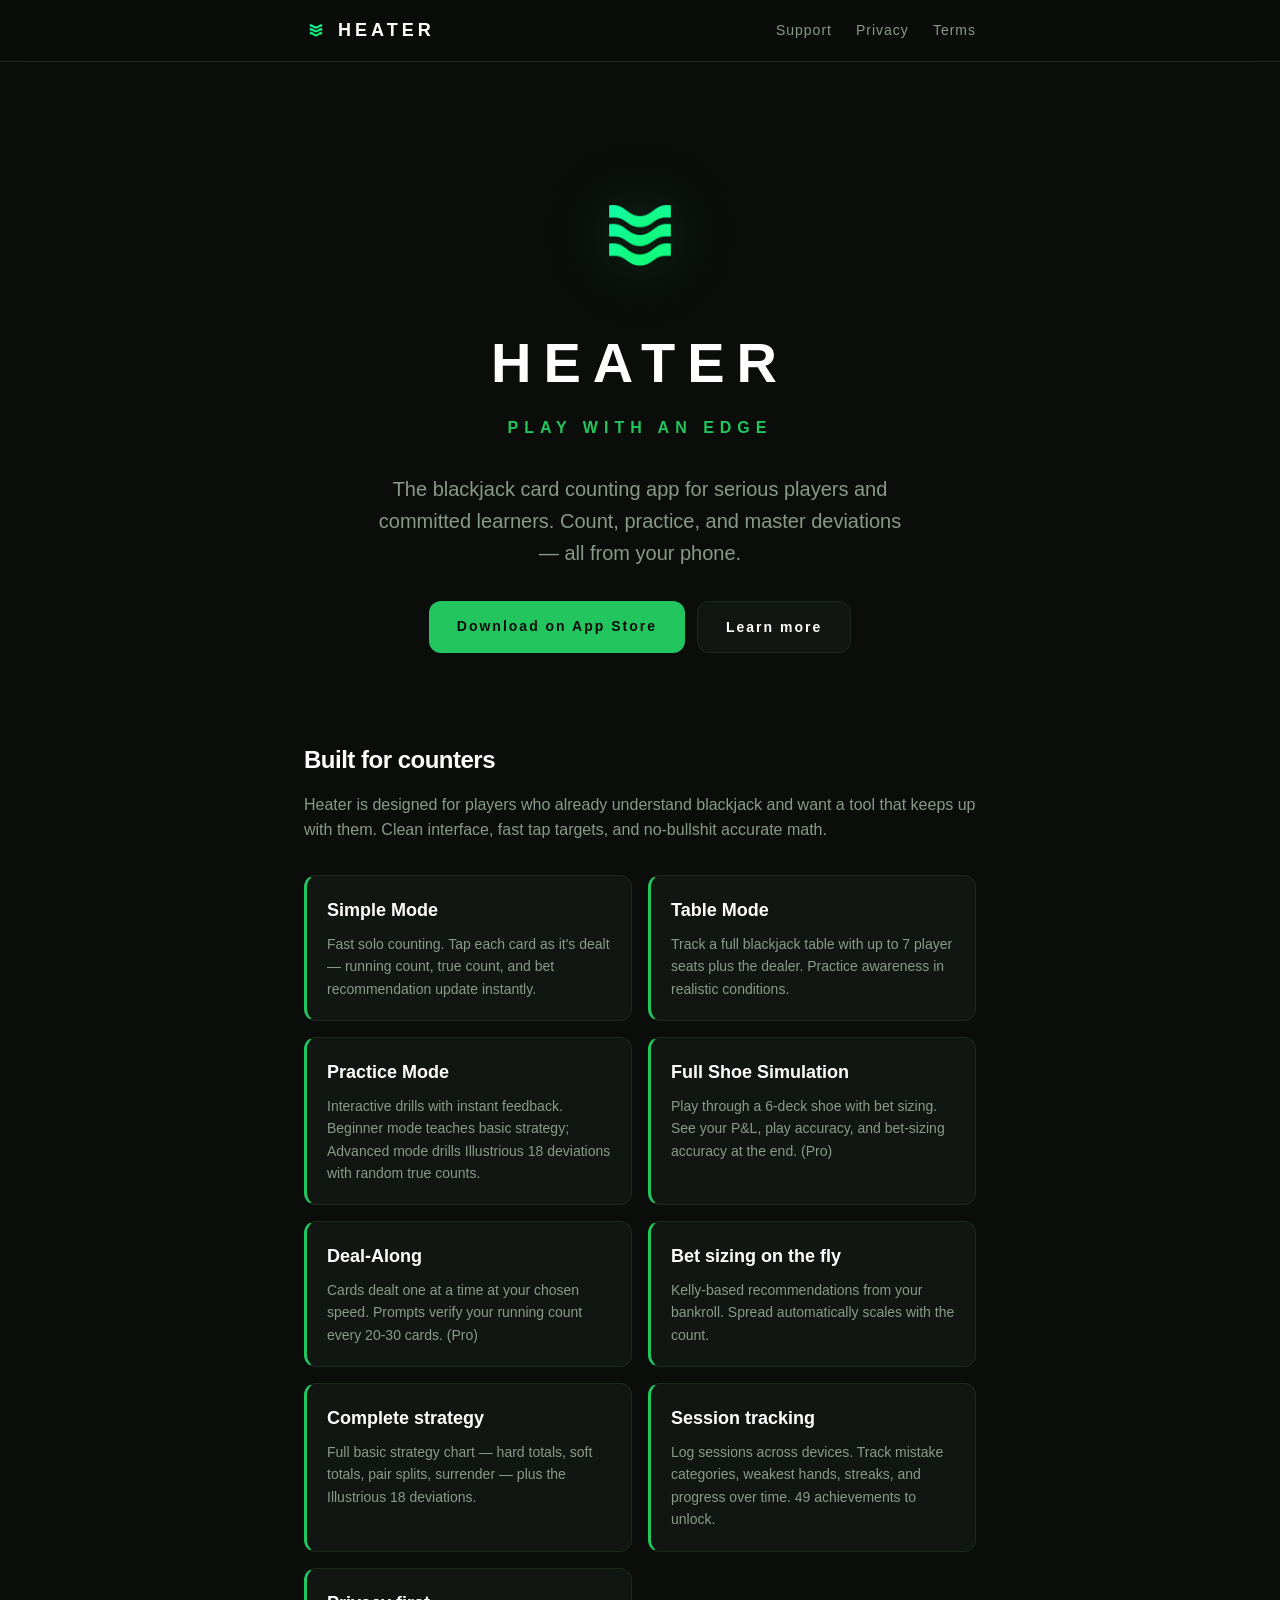
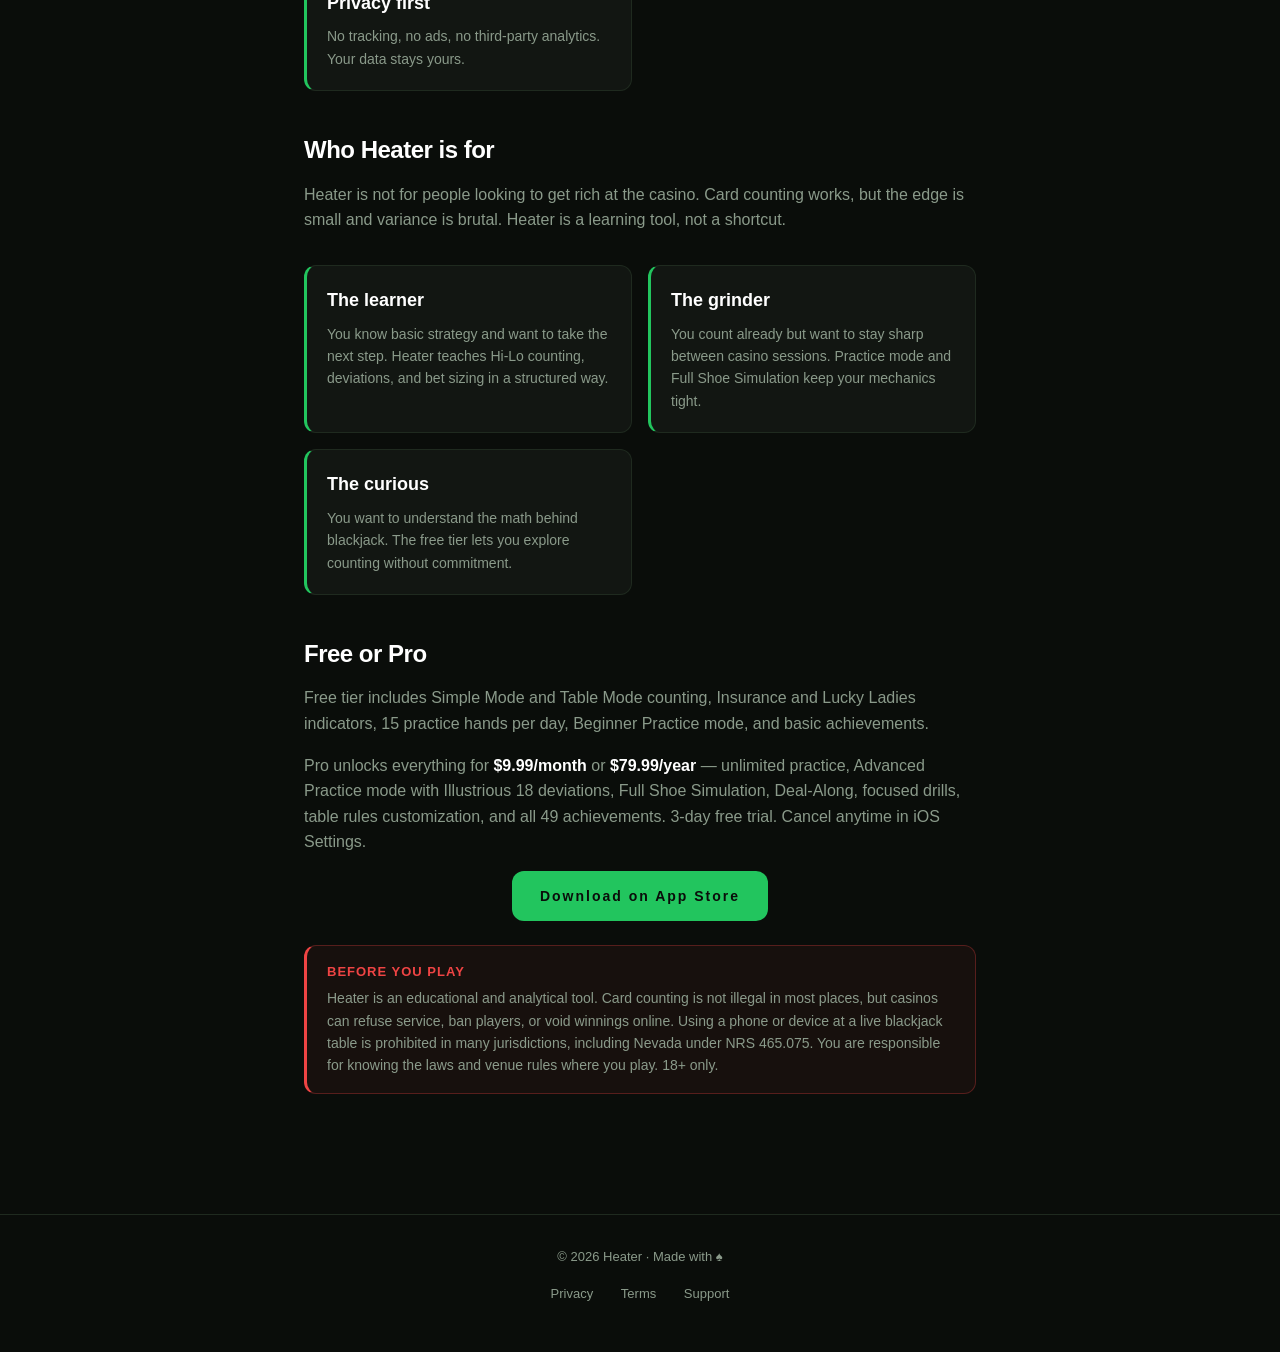
<file: index.html>
<!DOCTYPE html>
<html lang="en">
<head>
  <meta charset="UTF-8" />
  <meta name="viewport" content="width=device-width, initial-scale=1.0" />
  <meta name="description" content="Heater — a blackjack card counting app for iOS. Count, practice, and play with an edge." />
  <meta name="theme-color" content="#0a0d0a" />

  <!-- Open Graph / social preview -->
  <meta property="og:title" content="Heater — Play with an edge" />
  <meta property="og:description" content="A blackjack card counting app for serious players and committed learners." />
  <meta property="og:image" content="https://heatercounter.com/assets/logo.png" />
  <meta property="og:url" content="https://heatercounter.com" />
  <meta property="og:type" content="website" />
  <meta name="twitter:card" content="summary" />

  <!-- Favicon -->
  <link rel="icon" type="image/png" href="/assets/favicon.png" />
  <link rel="apple-touch-icon" href="/assets/logo.png" />

  <title>Heater — Play with an edge</title>
  <link rel="stylesheet" href="styles.css" />
</head>
<body>
  <nav>
    <div class="container">
      <a href="/" class="brand">
        <img src="/assets/logo.png" alt="" class="logo-mark" />
        <span>HEATER</span>
      </a>
      <div class="links">
        <a href="/support">Support</a>
        <a href="/privacy">Privacy</a>
        <a href="/terms">Terms</a>
      </div>
    </div>
  </nav>

  <main>
    <section class="hero">
      <img src="/assets/logo.png" alt="Heater" class="logo-hero" />
      <div class="brand-mark">HEATER</div>
      <div class="tagline">PLAY WITH AN EDGE</div>
      <p class="lead">
        The blackjack card counting app for serious players and committed learners. Count, practice, and master deviations — all from your phone.
      </p>
      <div class="btn-row">
        <a class="btn btn-primary" href="https://apps.apple.com/us/app/heater-counter/id6764626843">Download on App Store</a>
        <a class="btn btn-secondary" href="#features">Learn more</a>
      </div>
    </section>

    <section id="features">
      <h2>Built for counters</h2>
      <p>
        Heater is designed for players who already understand blackjack and want a tool that keeps up with them. Clean interface, fast tap targets, and no-bullshit accurate math.
      </p>

      <div class="features">
        <div class="feature">
          <h3>Simple Mode</h3>
          <p>Fast solo counting. Tap each card as it's dealt — running count, true count, and bet recommendation update instantly.</p>
        </div>
        <div class="feature">
          <h3>Table Mode</h3>
          <p>Track a full blackjack table with up to 7 player seats plus the dealer. Practice awareness in realistic conditions.</p>
        </div>
        <div class="feature">
          <h3>Practice Mode</h3>
          <p>Interactive drills with instant feedback. Beginner mode teaches basic strategy; Advanced mode drills Illustrious 18 deviations with random true counts.</p>
        </div>
        <div class="feature">
          <h3>Full Shoe Simulation</h3>
          <p>Play through a 6-deck shoe with bet sizing. See your P&amp;L, play accuracy, and bet-sizing accuracy at the end. (Pro)</p>
        </div>
        <div class="feature">
          <h3>Deal-Along</h3>
          <p>Cards dealt one at a time at your chosen speed. Prompts verify your running count every 20-30 cards. (Pro)</p>
        </div>
        <div class="feature">
          <h3>Bet sizing on the fly</h3>
          <p>Kelly-based recommendations from your bankroll. Spread automatically scales with the count.</p>
        </div>
        <div class="feature">
          <h3>Complete strategy</h3>
          <p>Full basic strategy chart — hard totals, soft totals, pair splits, surrender — plus the Illustrious 18 deviations.</p>
        </div>
        <div class="feature">
          <h3>Session tracking</h3>
          <p>Log sessions across devices. Track mistake categories, weakest hands, streaks, and progress over time. 49 achievements to unlock.</p>
        </div>
        <div class="feature">
          <h3>Privacy first</h3>
          <p>No tracking, no ads, no third-party analytics. Your data stays yours.</p>
        </div>
      </div>
    </section>

    <section>
      <h2>Who Heater is for</h2>
      <p>
        Heater is not for people looking to get rich at the casino. Card counting works, but the edge is small and variance is brutal. Heater is a learning tool, not a shortcut.
      </p>

      <div class="features">
        <div class="feature">
          <h3>The learner</h3>
          <p>You know basic strategy and want to take the next step. Heater teaches Hi-Lo counting, deviations, and bet sizing in a structured way.</p>
        </div>
        <div class="feature">
          <h3>The grinder</h3>
          <p>You count already but want to stay sharp between casino sessions. Practice mode and Full Shoe Simulation keep your mechanics tight.</p>
        </div>
        <div class="feature">
          <h3>The curious</h3>
          <p>You want to understand the math behind blackjack. The free tier lets you explore counting without commitment.</p>
        </div>
      </div>
    </section>

    <section>
      <h2>Free or Pro</h2>
      <p>
        Free tier includes Simple Mode and Table Mode counting, Insurance and Lucky Ladies indicators, 15 practice hands per day, Beginner Practice mode, and basic achievements.
      </p>
      <p>
        Pro unlocks everything for <strong>$9.99/month</strong> or <strong>$79.99/year</strong> — unlimited practice, Advanced Practice mode with Illustrious 18 deviations, Full Shoe Simulation, Deal-Along, focused drills, table rules customization, and all 49 achievements. 3-day free trial. Cancel anytime in iOS Settings.
      </p>

      <div class="btn-row">
        <a class="btn btn-primary" href="https://apps.apple.com/us/app/heater-counter/id6764626843">Download on App Store</a>
      </div>

      <div class="warning">
        <strong>BEFORE YOU PLAY</strong>
        <p>
          Heater is an educational and analytical tool. Card counting is not illegal in most places, but casinos can refuse service, ban players, or void winnings online. Using a phone or device at a live blackjack table is prohibited in many jurisdictions, including Nevada under NRS 465.075. You are responsible for knowing the laws and venue rules where you play. 18+ only.
        </p>
      </div>
    </section>
  </main>

  <footer>
    <div class="container">
      <p>&copy; 2026 Heater · Made with ♠</p>
      <p style="margin-top: 8px;">
        <a href="/privacy">Privacy</a>
        <a href="/terms">Terms</a>
        <a href="/support">Support</a>
      </p>
    </div>
  </footer>
</body>
</html>
</file>
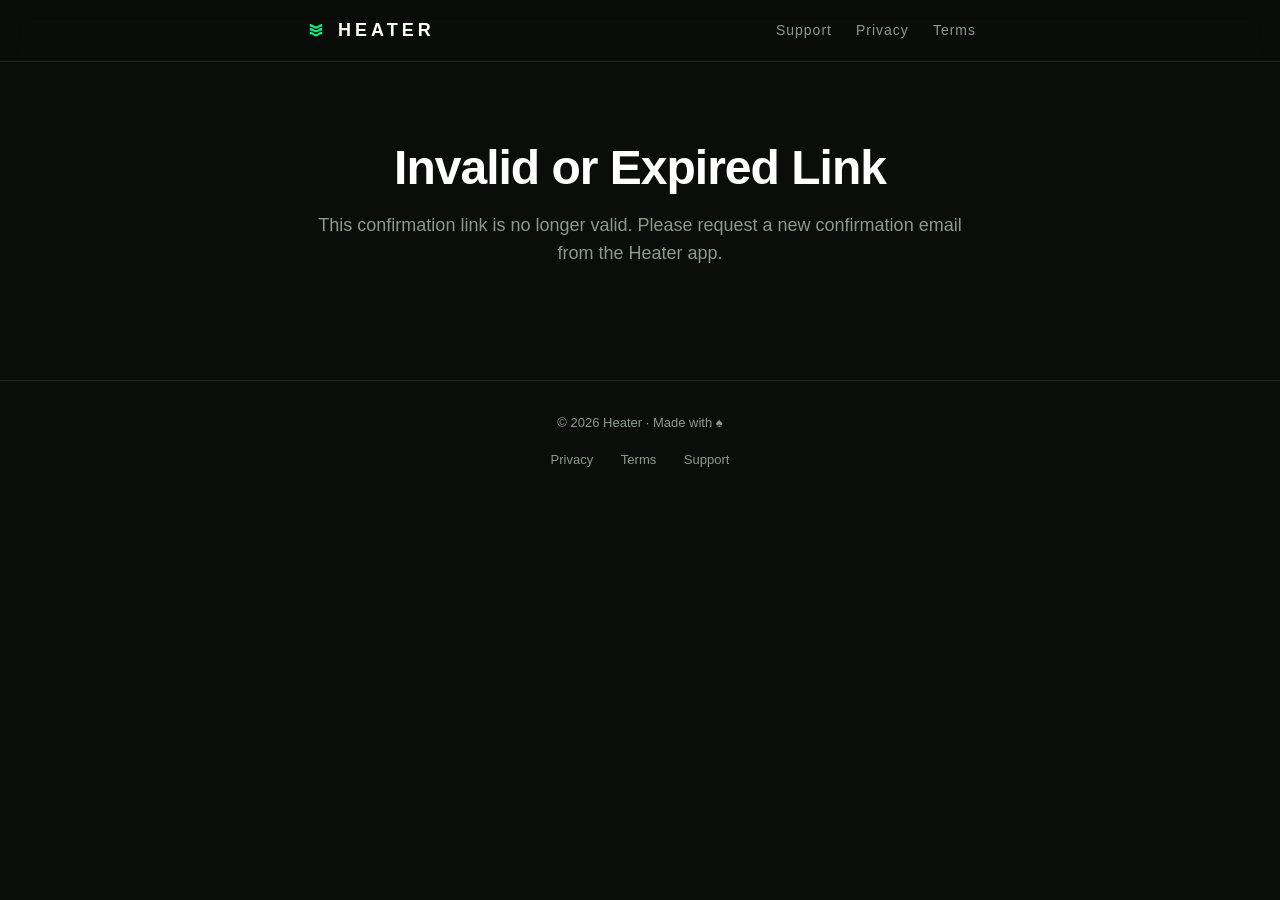
<file: confirm.html>
<!DOCTYPE html>
<html lang="en">
<head>
  <meta charset="UTF-8" />
  <meta name="viewport" content="width=device-width, initial-scale=1.0" />
  <link rel="icon" type="image/png" href="/assets/favicon.png" />
  <link rel="apple-touch-icon" href="/assets/logo.png" />
  <title>Email Confirmed — Heater</title>
  <meta name="description" content="Your Heater account has been confirmed." />
  <meta property="og:title" content="Email Confirmed — Heater" />
  <meta property="og:description" content="Your Heater account has been confirmed." />
  <link rel="stylesheet" href="styles.css" />
</head>
<body>
  <nav>
    <div class="container">
      <a href="/" class="brand">
        <img src="/assets/logo.png" alt="" class="logo-mark" />
        <span>HEATER</span>
      </a>
      <div class="links">
        <a href="/support">Support</a>
        <a href="/privacy">Privacy</a>
        <a href="/terms">Terms</a>
      </div>
    </div>
  </nav>

  <main>
    <div id="confirm-success" style="display: none; text-align: center; padding-top: 32px;">
      <img src="/assets/logo.png" alt="Heater" style="width: 96px; height: 96px; object-fit: contain; margin: 0 auto 24px; display: block; filter: drop-shadow(0 0 30px rgba(34, 197, 94, 0.25));" />
      <h1>Email Confirmed</h1>
      <p style="font-size: 18px; margin-bottom: 24px;">Your account is active. Open the Heater app to start counting.</p>
      <p style="color: var(--text-muted);">You can close this tab.</p>
    </div>

    <div id="confirm-error" style="display: none; text-align: center; padding-top: 32px;">
      <h1>Invalid or Expired Link</h1>
      <p style="font-size: 18px;">This confirmation link is no longer valid. Please request a new confirmation email from the Heater app.</p>
    </div>
  </main>

  <footer>
    <div class="container">
      <p>&copy; 2026 Heater · Made with ♠</p>
      <p style="margin-top: 8px;">
        <a href="/privacy">Privacy</a>
        <a href="/terms">Terms</a>
        <a href="/support">Support</a>
      </p>
    </div>
  </footer>

  <script>
    (function () {
      var hash = window.location.hash.substring(1);
      var params = new URLSearchParams(hash);
      var hasTokens = params.has('access_token');

      if (hasTokens) {
        document.getElementById('confirm-success').style.display = 'block';
      } else {
        document.getElementById('confirm-error').style.display = 'block';
      }
    })();
  </script>
</body>
</html>
</file>
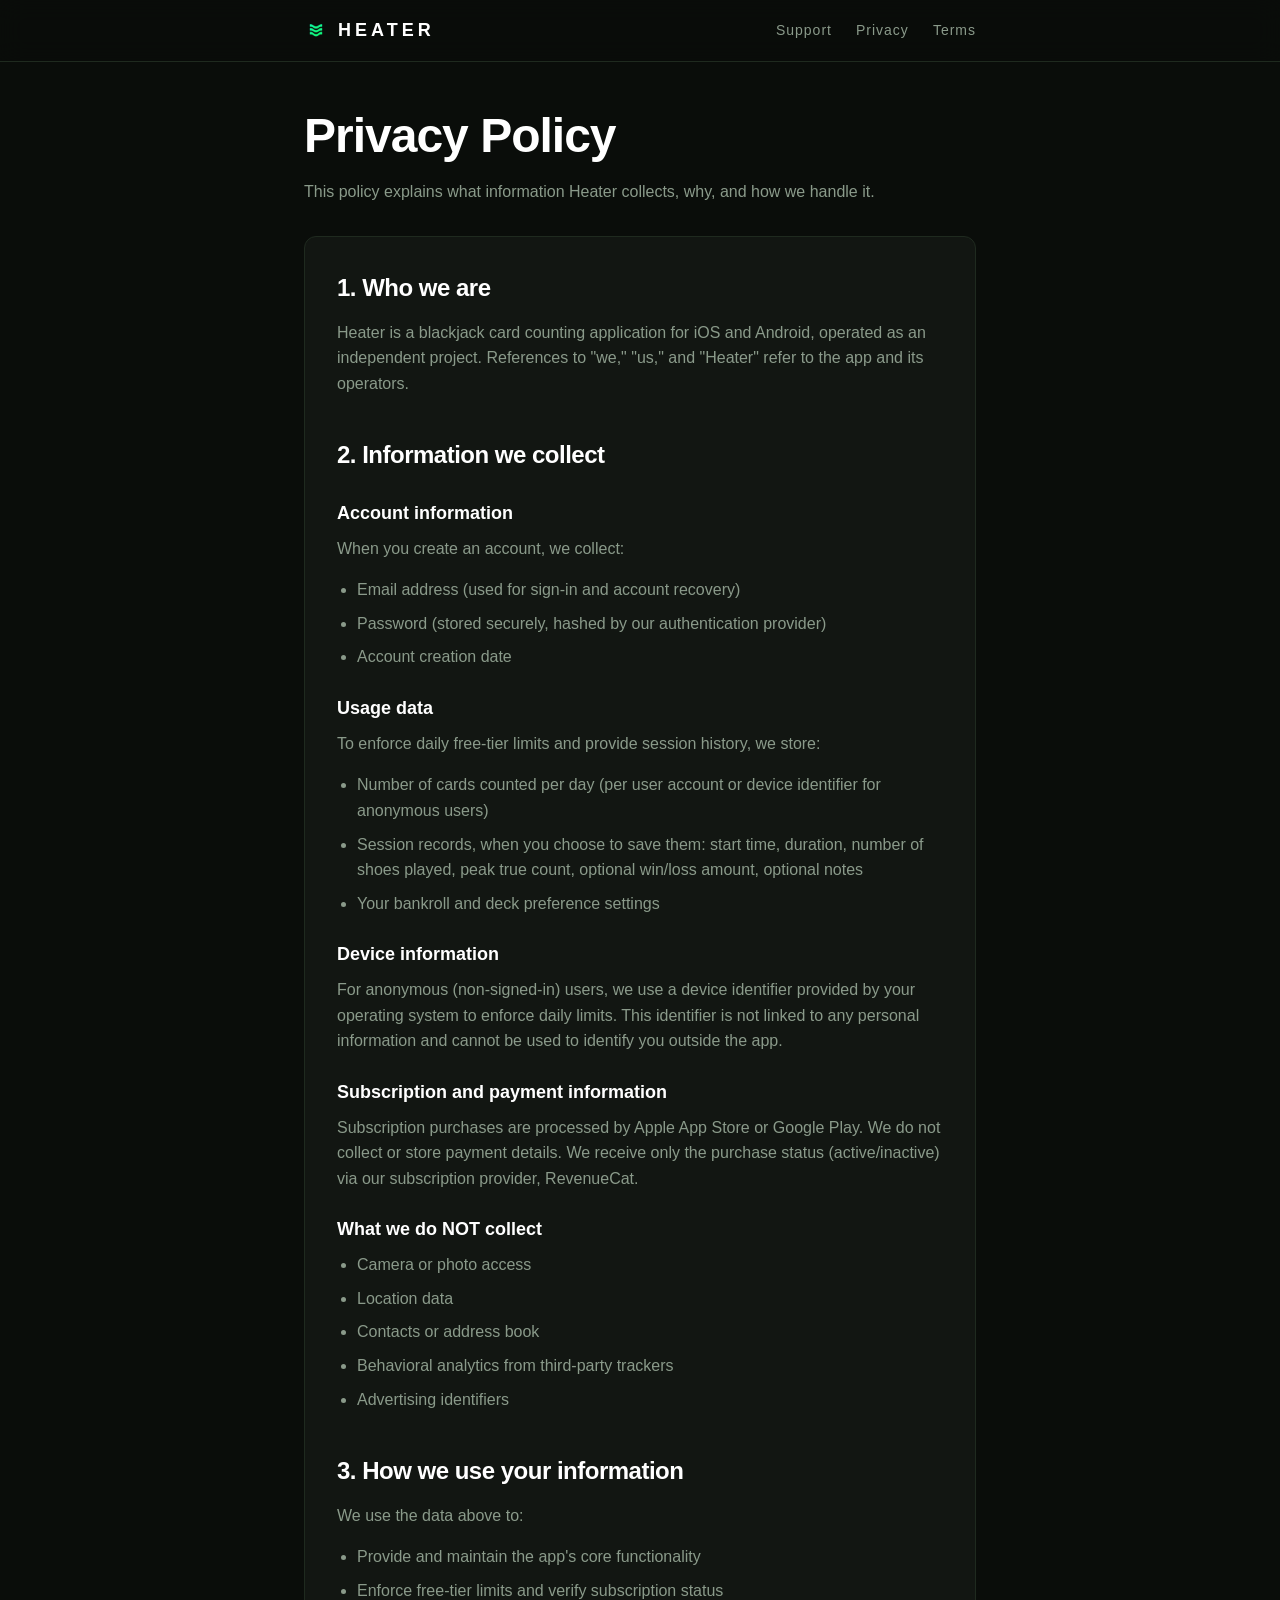
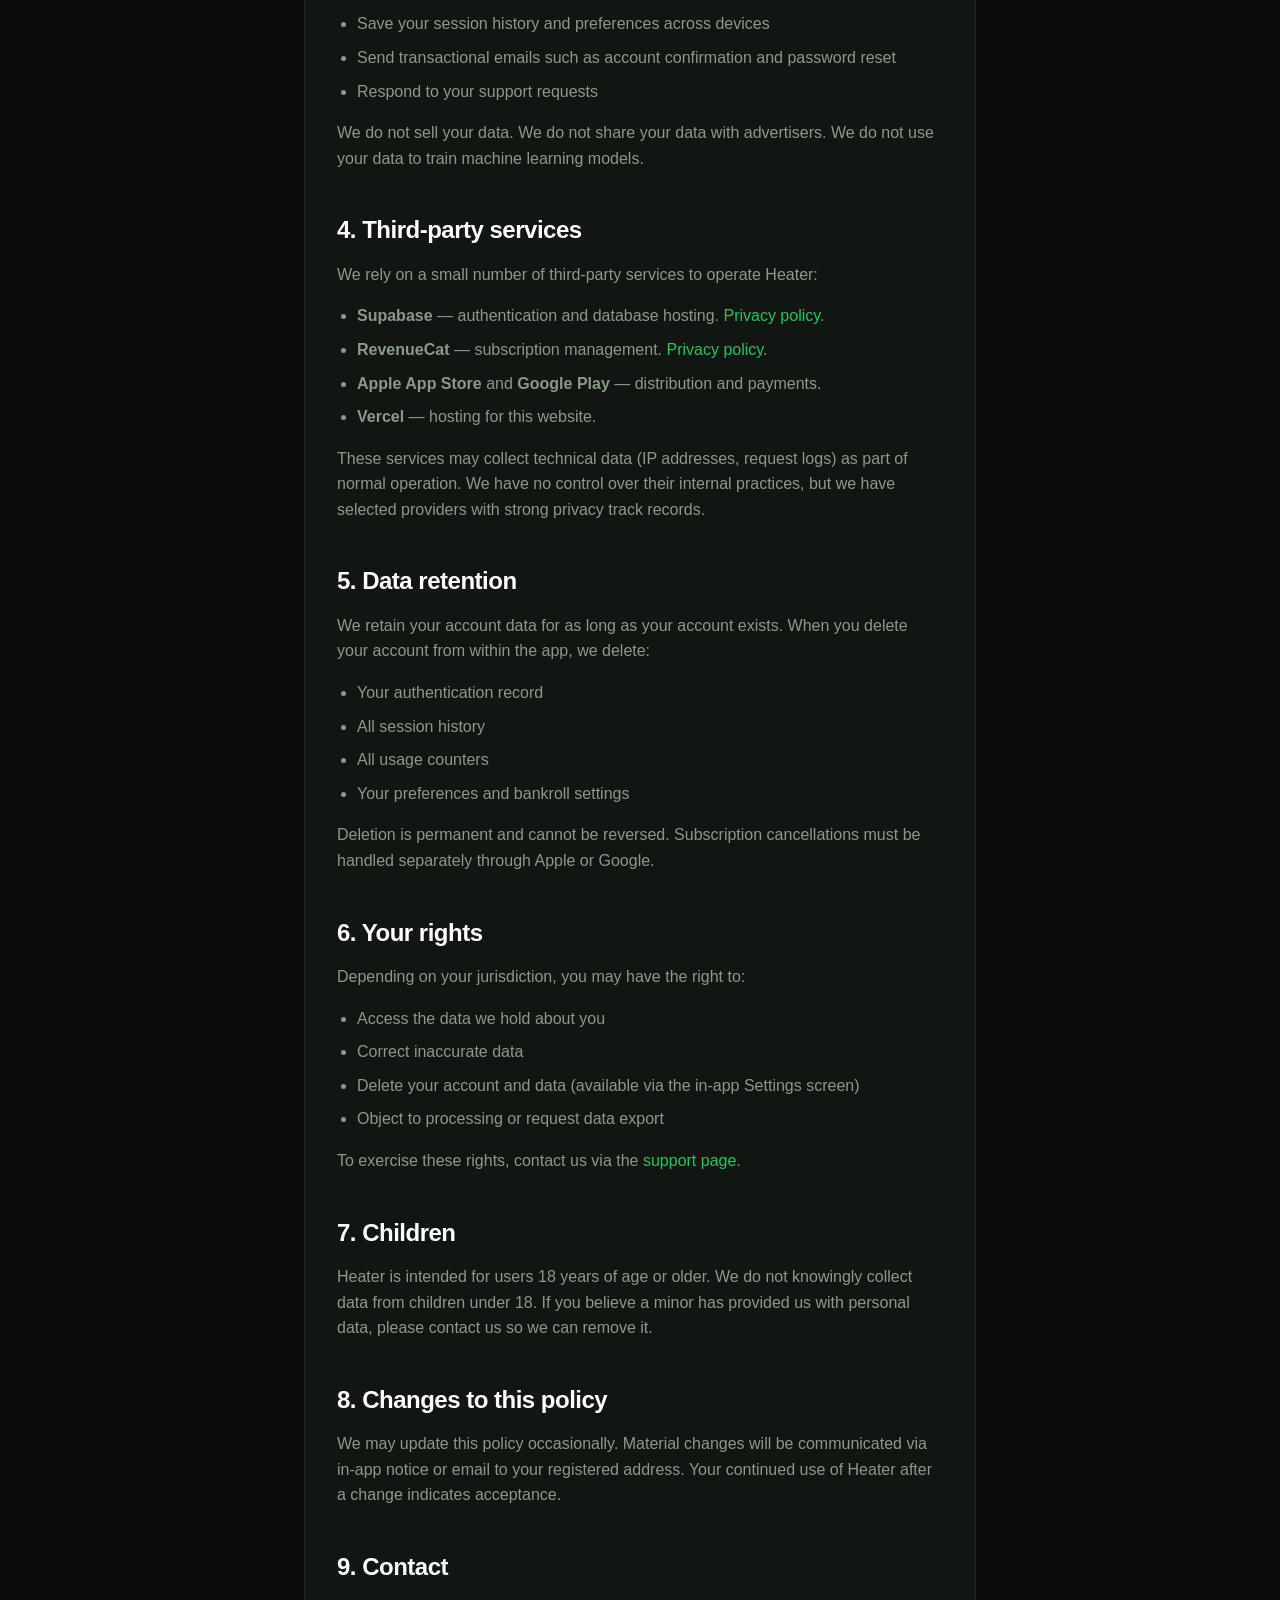
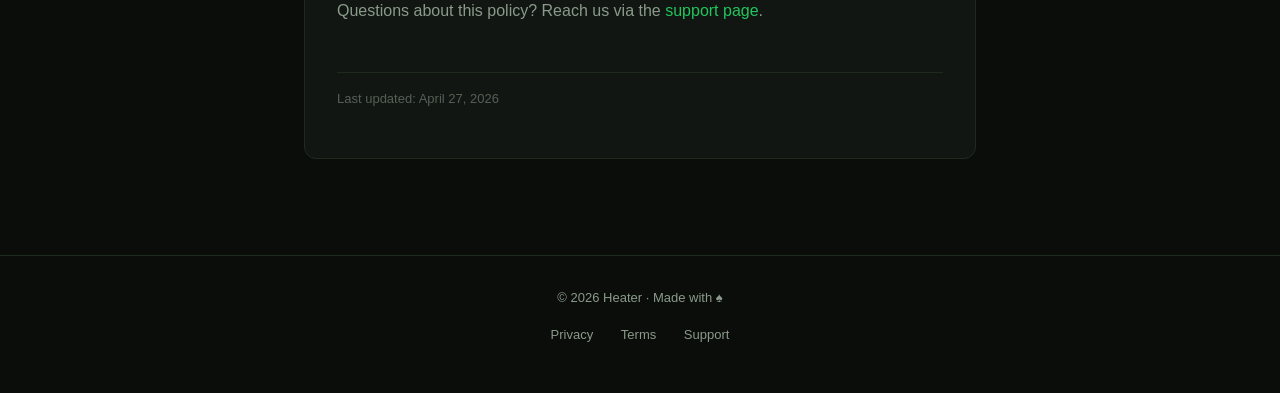
<file: privacy.html>
<!DOCTYPE html>
<html lang="en">
<head>
  <meta charset="UTF-8" />
  <meta name="viewport" content="width=device-width, initial-scale=1.0" />
  <link rel="icon" type="image/png" href="/assets/favicon.png" />
  <link rel="apple-touch-icon" href="/assets/logo.png" />
  <title>Privacy Policy — Heater</title>
  <link rel="stylesheet" href="styles.css" />
</head>
<body>
  <nav>
    <div class="container">
      <a href="/" class="brand">
        <img src="/assets/logo.png" alt="" class="logo-mark" />
        <span>HEATER</span>
      </a>
      <div class="links">
        <a href="/support">Support</a>
        <a href="/privacy">Privacy</a>
        <a href="/terms">Terms</a>
      </div>
    </div>
  </nav>

  <main>
    <h1>Privacy Policy</h1>
    <p style="margin-bottom: 32px;">This policy explains what information Heater collects, why, and how we handle it.</p>

    <div class="legal-content">
      <h2>1. Who we are</h2>
      <p>
        Heater is a blackjack card counting application for iOS and Android, operated as an independent project. References to "we," "us," and "Heater" refer to the app and its operators.
      </p>

      <h2>2. Information we collect</h2>

      <h3>Account information</h3>
      <p>
        When you create an account, we collect:
      </p>
      <ul>
        <li>Email address (used for sign-in and account recovery)</li>
        <li>Password (stored securely, hashed by our authentication provider)</li>
        <li>Account creation date</li>
      </ul>

      <h3>Usage data</h3>
      <p>
        To enforce daily free-tier limits and provide session history, we store:
      </p>
      <ul>
        <li>Number of cards counted per day (per user account or device identifier for anonymous users)</li>
        <li>Session records, when you choose to save them: start time, duration, number of shoes played, peak true count, optional win/loss amount, optional notes</li>
        <li>Your bankroll and deck preference settings</li>
      </ul>

      <h3>Device information</h3>
      <p>
        For anonymous (non-signed-in) users, we use a device identifier provided by your operating system to enforce daily limits. This identifier is not linked to any personal information and cannot be used to identify you outside the app.
      </p>

      <h3>Subscription and payment information</h3>
      <p>
        Subscription purchases are processed by Apple App Store or Google Play. We do not collect or store payment details. We receive only the purchase status (active/inactive) via our subscription provider, RevenueCat.
      </p>

      <h3>What we do NOT collect</h3>
      <ul>
        <li>Camera or photo access</li>
        <li>Location data</li>
        <li>Contacts or address book</li>
        <li>Behavioral analytics from third-party trackers</li>
        <li>Advertising identifiers</li>
      </ul>

      <h2>3. How we use your information</h2>
      <p>
        We use the data above to:
      </p>
      <ul>
        <li>Provide and maintain the app's core functionality</li>
        <li>Enforce free-tier limits and verify subscription status</li>
        <li>Save your session history and preferences across devices</li>
        <li>Send transactional emails such as account confirmation and password reset</li>
        <li>Respond to your support requests</li>
      </ul>
      <p>
        We do not sell your data. We do not share your data with advertisers. We do not use your data to train machine learning models.
      </p>

      <h2>4. Third-party services</h2>
      <p>
        We rely on a small number of third-party services to operate Heater:
      </p>
      <ul>
        <li><strong>Supabase</strong> — authentication and database hosting. <a href="https://supabase.com/privacy" target="_blank">Privacy policy</a>.</li>
        <li><strong>RevenueCat</strong> — subscription management. <a href="https://www.revenuecat.com/privacy" target="_blank">Privacy policy</a>.</li>
        <li><strong>Apple App Store</strong> and <strong>Google Play</strong> — distribution and payments.</li>
        <li><strong>Vercel</strong> — hosting for this website.</li>
      </ul>
      <p>
        These services may collect technical data (IP addresses, request logs) as part of normal operation. We have no control over their internal practices, but we have selected providers with strong privacy track records.
      </p>

      <h2>5. Data retention</h2>
      <p>
        We retain your account data for as long as your account exists. When you delete your account from within the app, we delete:
      </p>
      <ul>
        <li>Your authentication record</li>
        <li>All session history</li>
        <li>All usage counters</li>
        <li>Your preferences and bankroll settings</li>
      </ul>
      <p>
        Deletion is permanent and cannot be reversed. Subscription cancellations must be handled separately through Apple or Google.
      </p>

      <h2>6. Your rights</h2>
      <p>
        Depending on your jurisdiction, you may have the right to:
      </p>
      <ul>
        <li>Access the data we hold about you</li>
        <li>Correct inaccurate data</li>
        <li>Delete your account and data (available via the in-app Settings screen)</li>
        <li>Object to processing or request data export</li>
      </ul>
      <p>
        To exercise these rights, contact us via the <a href="/support">support page</a>.
      </p>

      <h2>7. Children</h2>
      <p>
        Heater is intended for users 18 years of age or older. We do not knowingly collect data from children under 18. If you believe a minor has provided us with personal data, please contact us so we can remove it.
      </p>

      <h2>8. Changes to this policy</h2>
      <p>
        We may update this policy occasionally. Material changes will be communicated via in-app notice or email to your registered address. Your continued use of Heater after a change indicates acceptance.
      </p>

      <h2>9. Contact</h2>
      <p>
        Questions about this policy? Reach us via the <a href="/support">support page</a>.
      </p>

      <p class="last-updated">Last updated: April 27, 2026</p>
    </div>
  </main>

  <footer>
    <div class="container">
      <p>&copy; 2026 Heater · Made with ♠</p>
      <p style="margin-top: 8px;">
        <a href="/privacy">Privacy</a>
        <a href="/terms">Terms</a>
        <a href="/support">Support</a>
      </p>
    </div>
  </footer>
</body>
</html>
</file>
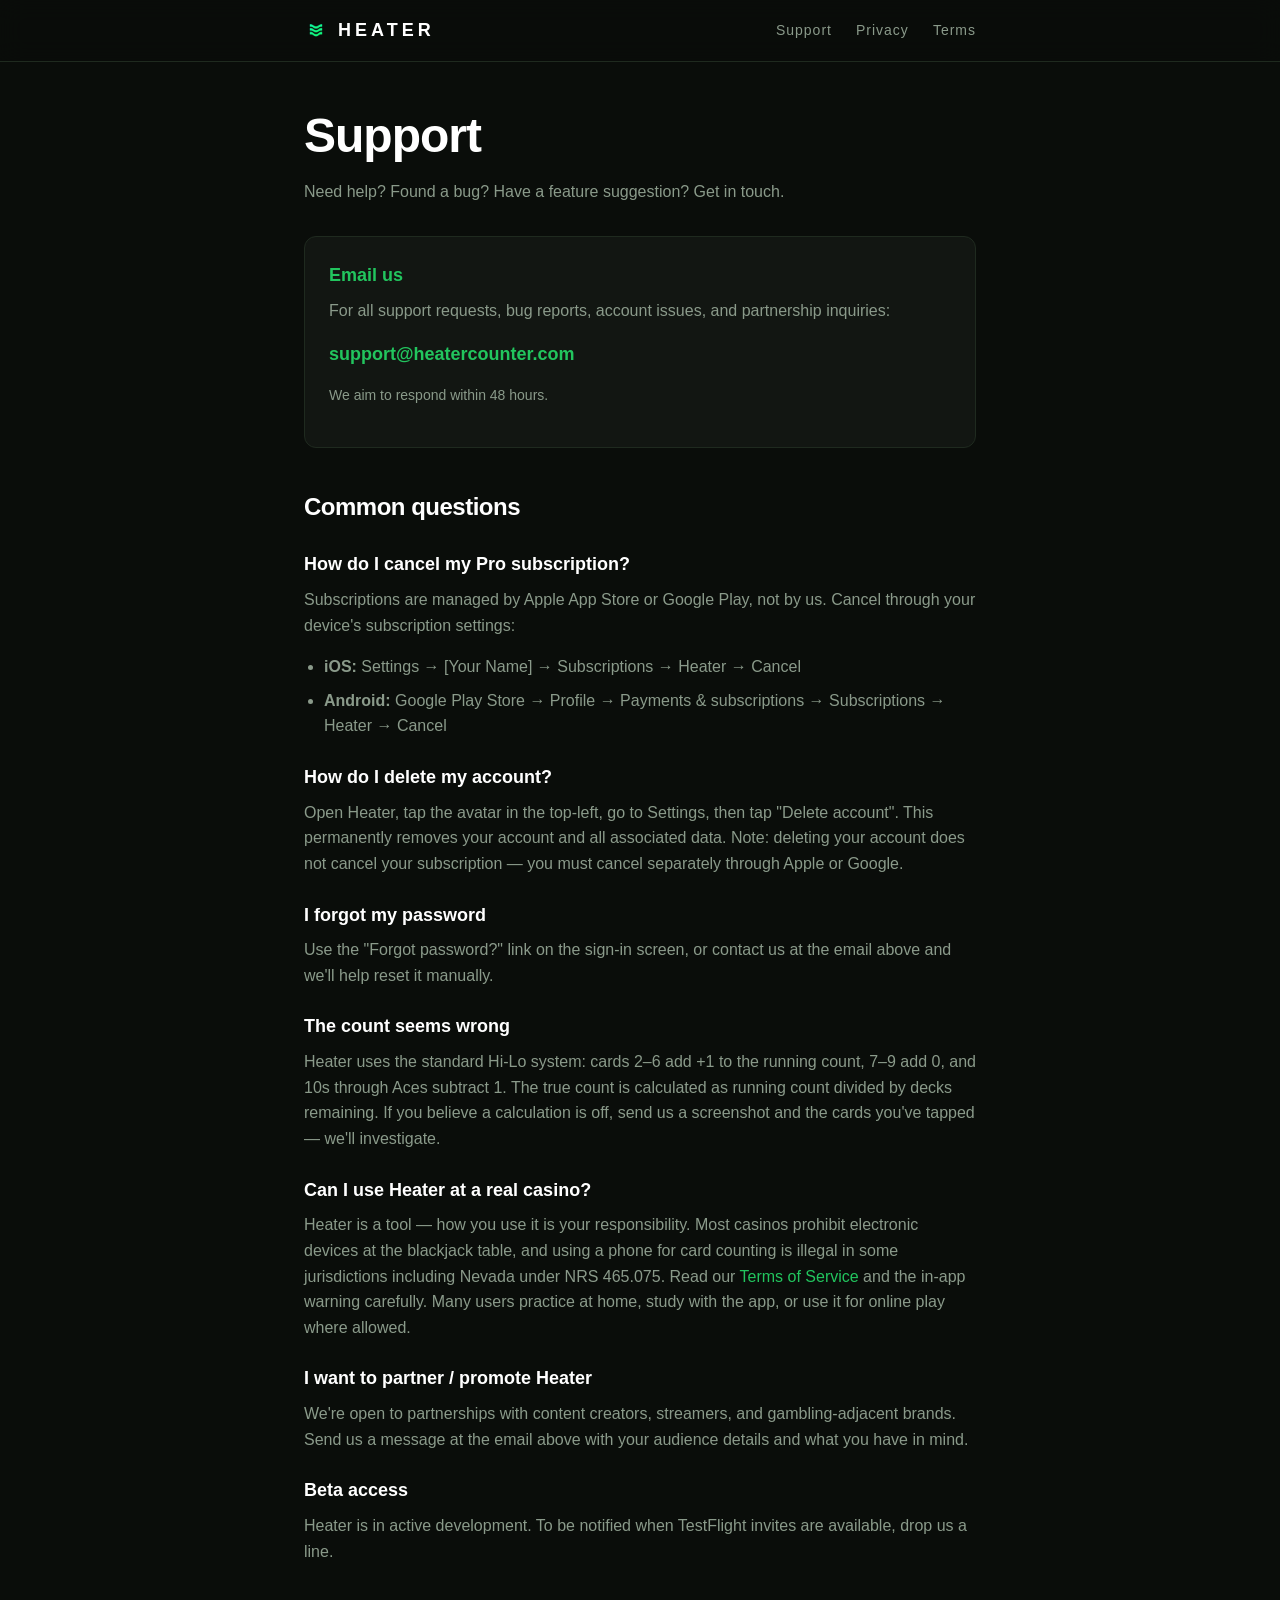
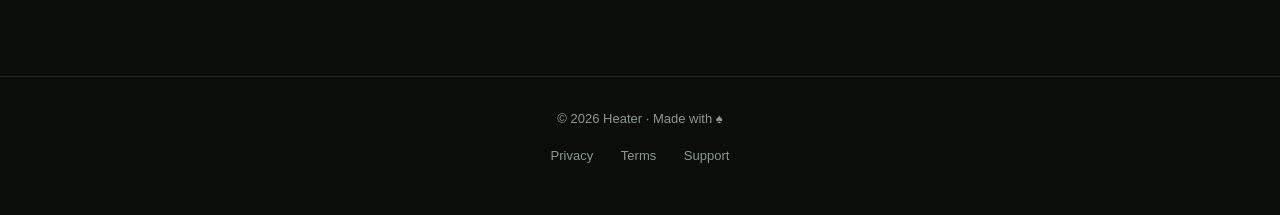
<file: support.html>
<!DOCTYPE html>
<html lang="en">
<head>
  <meta charset="UTF-8" />
  <meta name="viewport" content="width=device-width, initial-scale=1.0" />
  <link rel="icon" type="image/png" href="/assets/favicon.png" />
  <link rel="apple-touch-icon" href="/assets/logo.png" />
  <title>Support — Heater</title>
  <link rel="stylesheet" href="styles.css" />
</head>
<body>
  <nav>
    <div class="container">
      <a href="/" class="brand">
        <img src="/assets/logo.png" alt="" class="logo-mark" />
        <span>HEATER</span>
      </a>
      <div class="links">
        <a href="/support">Support</a>
        <a href="/privacy">Privacy</a>
        <a href="/terms">Terms</a>
      </div>
    </div>
  </nav>

  <main>
    <h1>Support</h1>
    <p style="margin-bottom: 32px;">Need help? Found a bug? Have a feature suggestion? Get in touch.</p>

    <div class="contact-card">
      <h3>Email us</h3>
      <p>
        For all support requests, bug reports, account issues, and partnership inquiries:
      </p>
      <p style="font-size: 18px; font-weight: 700; color: var(--text);">
        <a href="mailto:support@heatercounter.com">support@heatercounter.com</a>
      </p>
      <p style="font-size: 14px;">
        We aim to respond within 48 hours.
      </p>
    </div>

    <h2>Common questions</h2>

    <h3>How do I cancel my Pro subscription?</h3>
    <p>
      Subscriptions are managed by Apple App Store or Google Play, not by us. Cancel through your device's subscription settings:
    </p>
    <ul>
      <li><strong>iOS:</strong> Settings → [Your Name] → Subscriptions → Heater → Cancel</li>
      <li><strong>Android:</strong> Google Play Store → Profile → Payments &amp; subscriptions → Subscriptions → Heater → Cancel</li>
    </ul>

    <h3>How do I delete my account?</h3>
    <p>
      Open Heater, tap the avatar in the top-left, go to Settings, then tap "Delete account". This permanently removes your account and all associated data. Note: deleting your account does not cancel your subscription — you must cancel separately through Apple or Google.
    </p>

    <h3>I forgot my password</h3>
    <p>
      Use the "Forgot password?" link on the sign-in screen, or contact us at the email above and we'll help reset it manually.
    </p>

    <h3>The count seems wrong</h3>
    <p>
      Heater uses the standard Hi-Lo system: cards 2–6 add +1 to the running count, 7–9 add 0, and 10s through Aces subtract 1. The true count is calculated as running count divided by decks remaining. If you believe a calculation is off, send us a screenshot and the cards you've tapped — we'll investigate.
    </p>

    <h3>Can I use Heater at a real casino?</h3>
    <p>
      Heater is a tool — how you use it is your responsibility. Most casinos prohibit electronic devices at the blackjack table, and using a phone for card counting is illegal in some jurisdictions including Nevada under NRS 465.075. Read our <a href="/terms">Terms of Service</a> and the in-app warning carefully. Many users practice at home, study with the app, or use it for online play where allowed.
    </p>

    <h3>I want to partner / promote Heater</h3>
    <p>
      We're open to partnerships with content creators, streamers, and gambling-adjacent brands. Send us a message at the email above with your audience details and what you have in mind.
    </p>

    <h3>Beta access</h3>
    <p>
      Heater is in active development. To be notified when TestFlight invites are available, drop us a line.
    </p>
  </main>

  <footer>
    <div class="container">
      <p>&copy; 2026 Heater · Made with ♠</p>
      <p style="margin-top: 8px;">
        <a href="/privacy">Privacy</a>
        <a href="/terms">Terms</a>
        <a href="/support">Support</a>
      </p>
    </div>
  </footer>
</body>
</html>
</file>
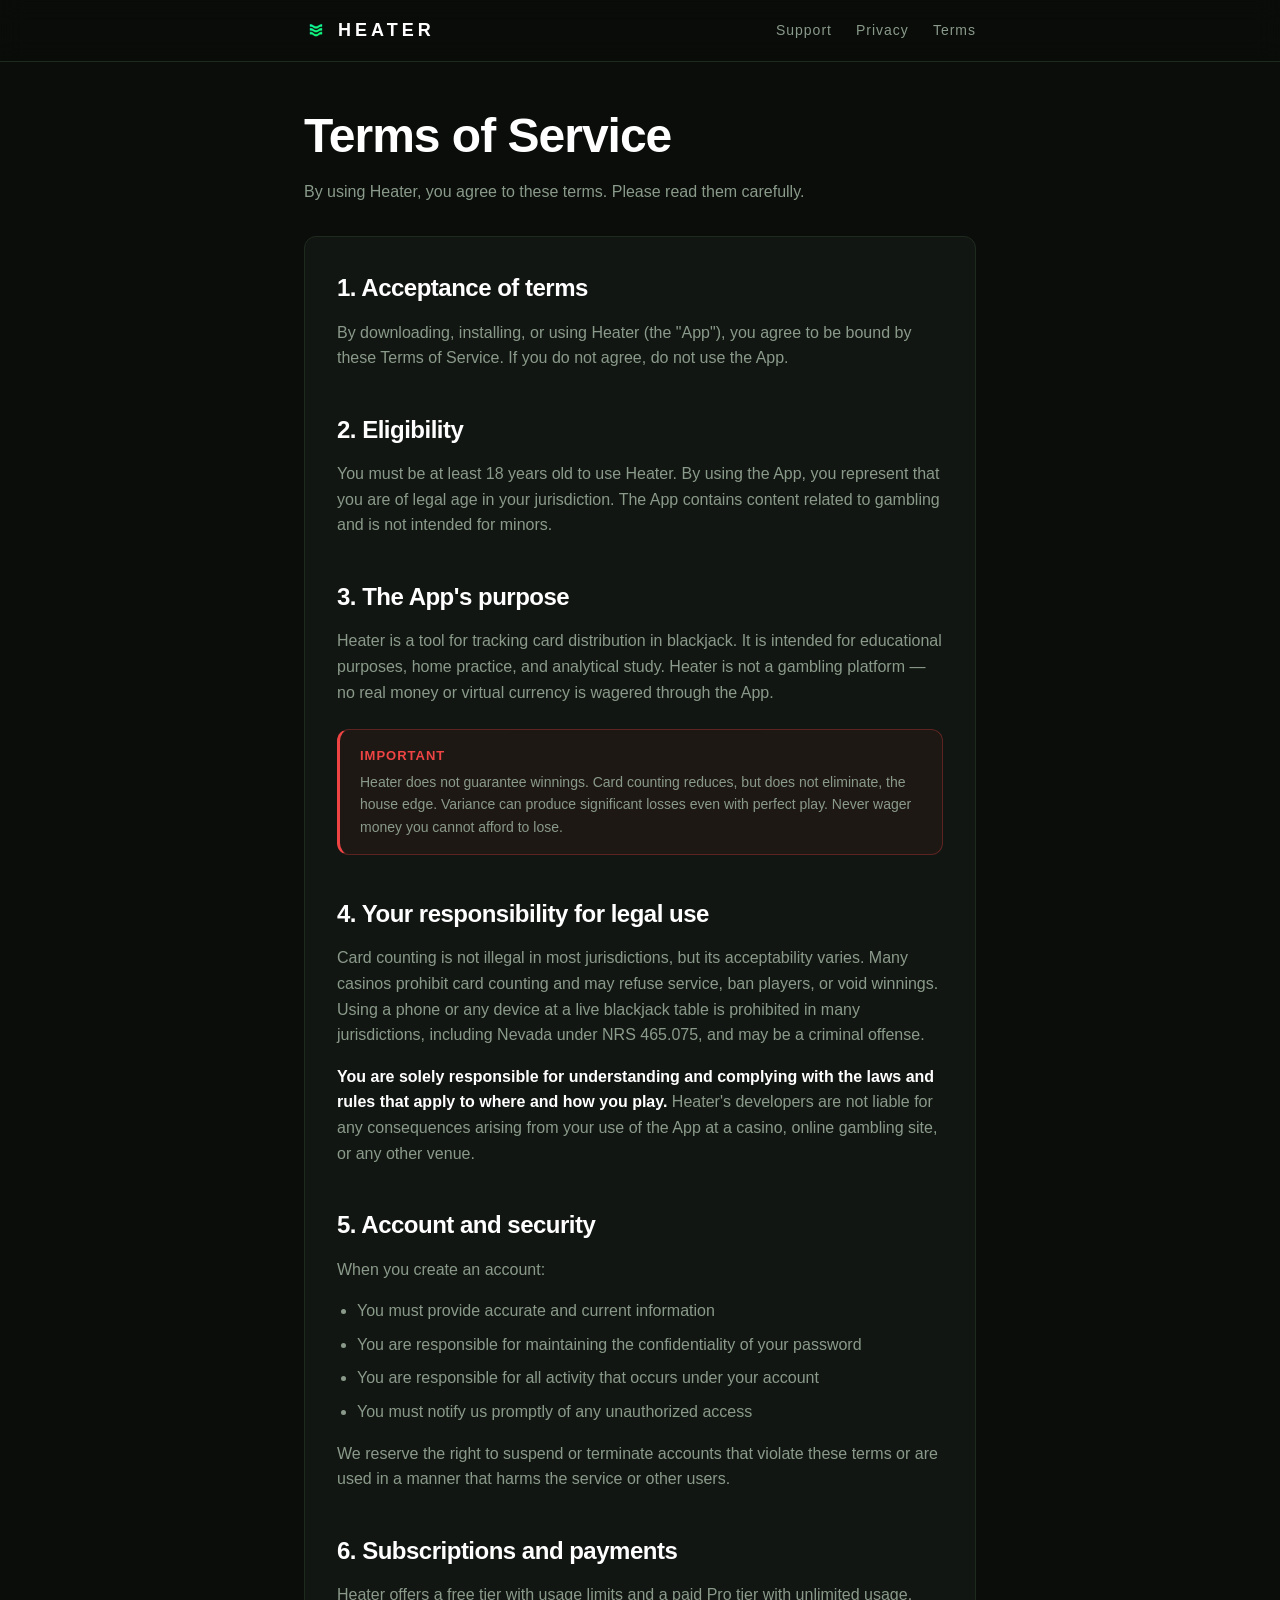
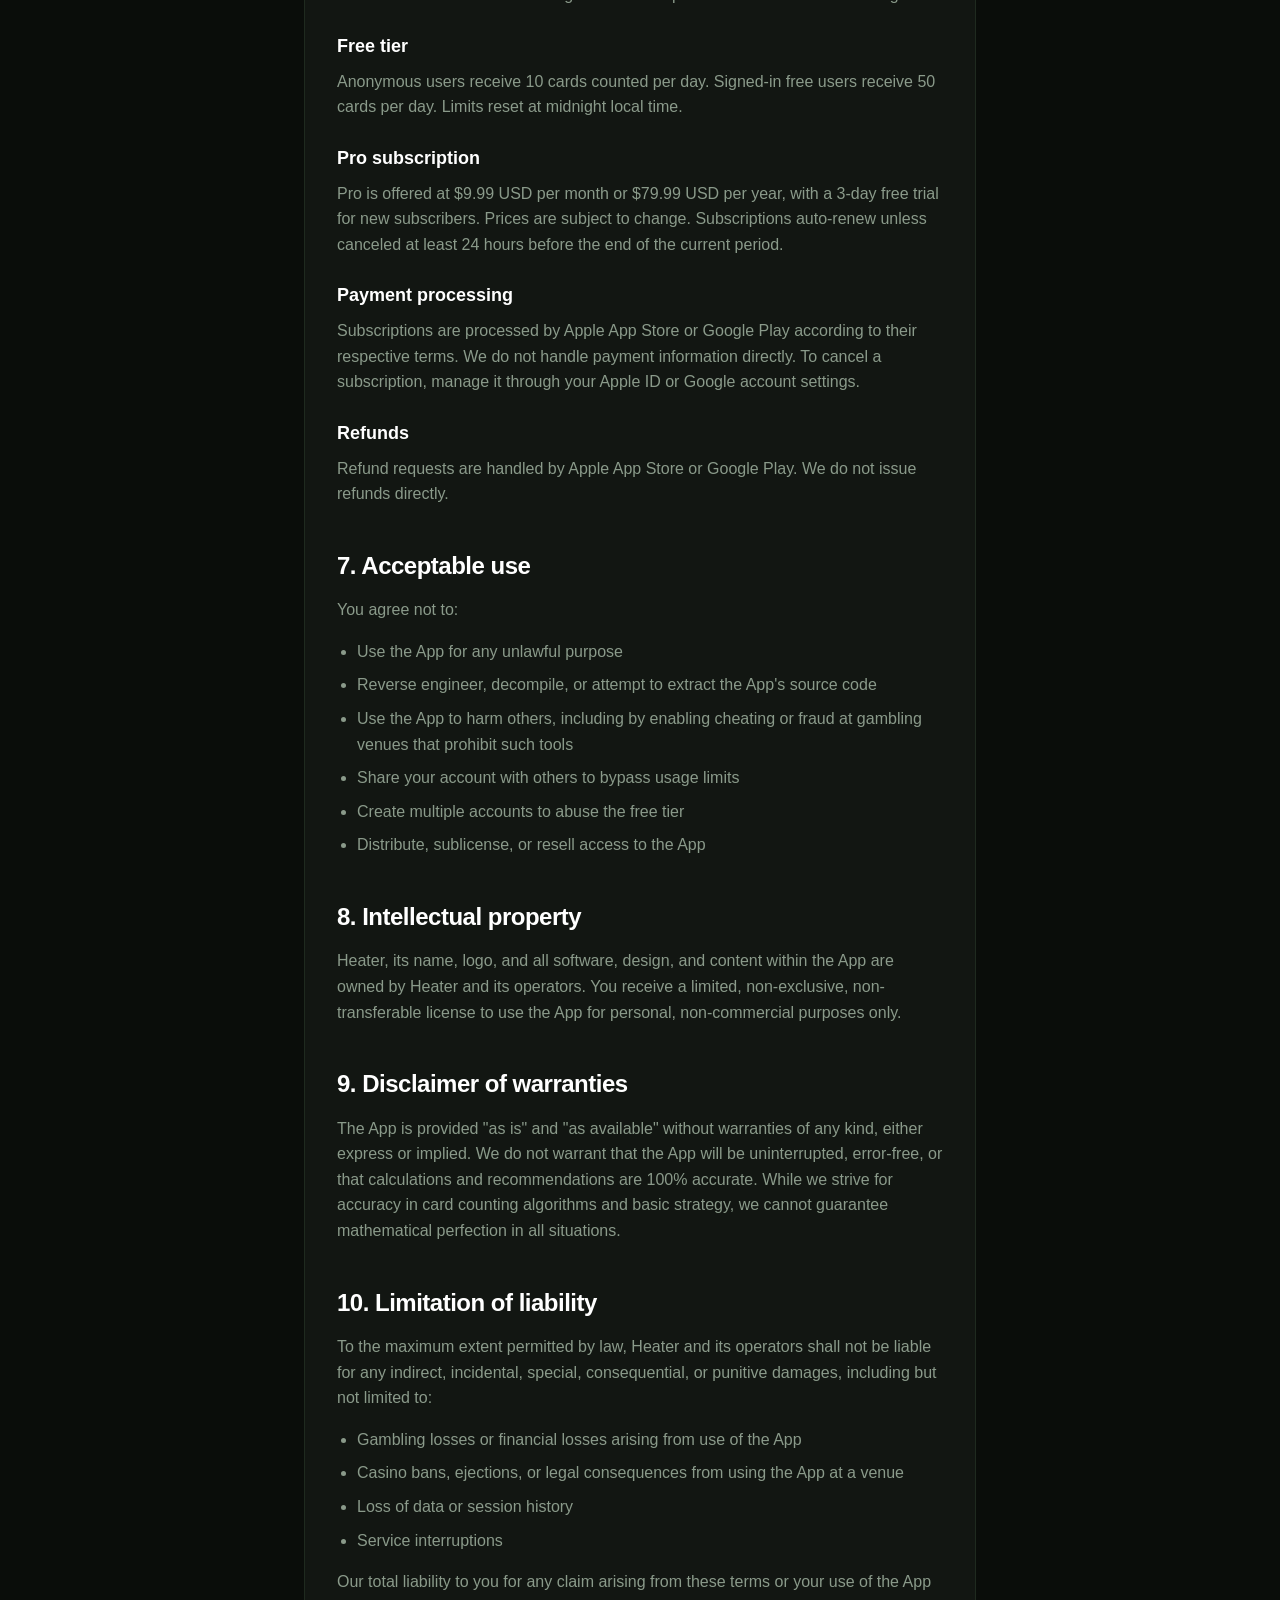
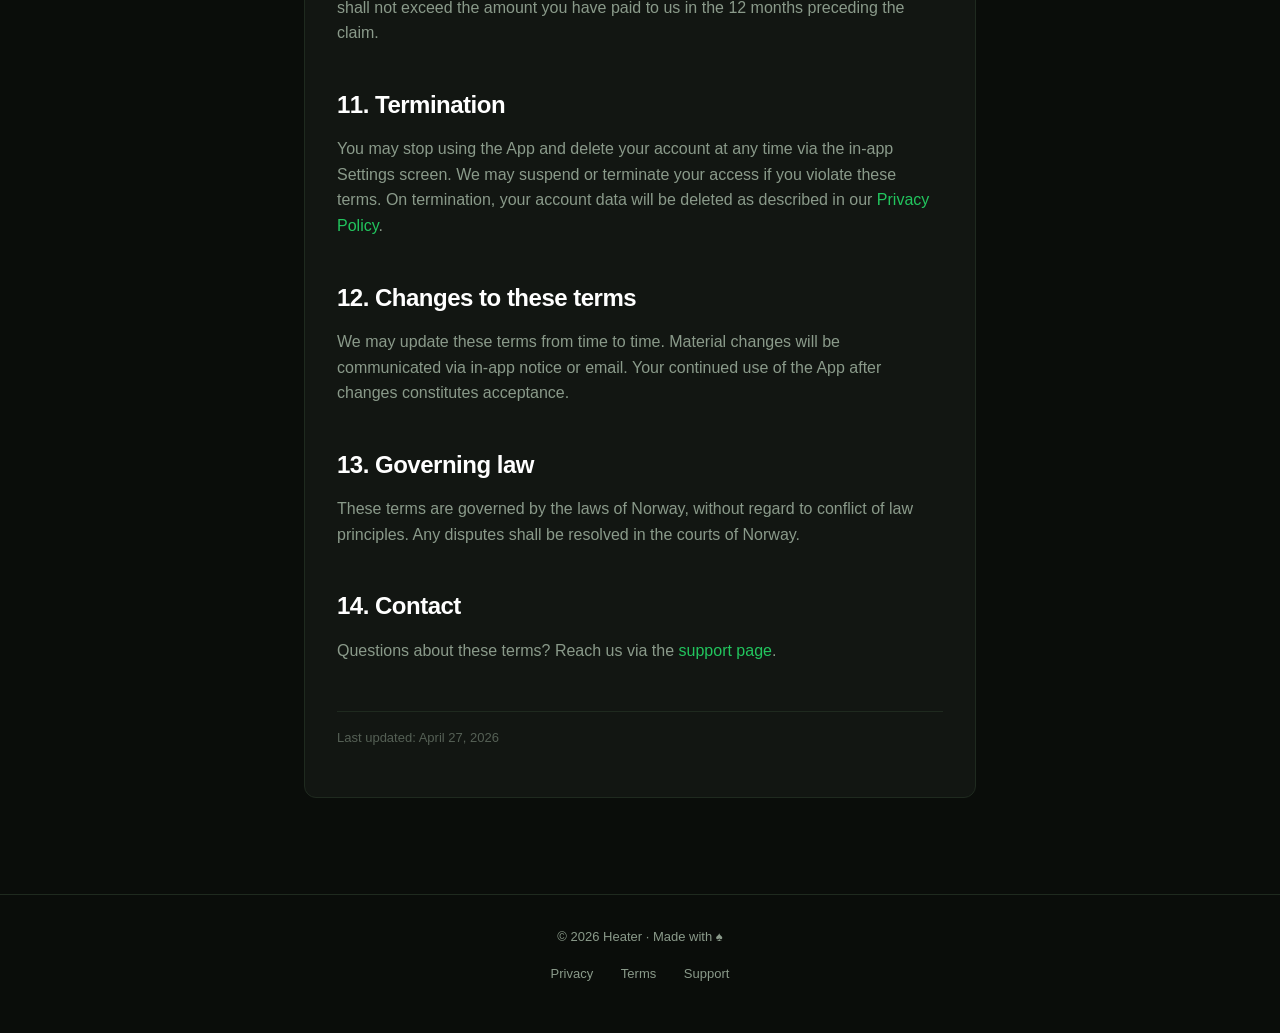
<file: terms.html>
<!DOCTYPE html>
<html lang="en">
<head>
  <meta charset="UTF-8" />
  <meta name="viewport" content="width=device-width, initial-scale=1.0" />
  <link rel="icon" type="image/png" href="/assets/favicon.png" />
  <link rel="apple-touch-icon" href="/assets/logo.png" />
  <title>Terms of Service — Heater</title>
  <link rel="stylesheet" href="styles.css" />
</head>
<body>
  <nav>
    <div class="container">
      <a href="/" class="brand">
        <img src="/assets/logo.png" alt="" class="logo-mark" />
        <span>HEATER</span>
      </a>
      <div class="links">
        <a href="/support">Support</a>
        <a href="/privacy">Privacy</a>
        <a href="/terms">Terms</a>
      </div>
    </div>
  </nav>

  <main>
    <h1>Terms of Service</h1>
    <p style="margin-bottom: 32px;">By using Heater, you agree to these terms. Please read them carefully.</p>

    <div class="legal-content">
      <h2>1. Acceptance of terms</h2>
      <p>
        By downloading, installing, or using Heater (the "App"), you agree to be bound by these Terms of Service. If you do not agree, do not use the App.
      </p>

      <h2>2. Eligibility</h2>
      <p>
        You must be at least 18 years old to use Heater. By using the App, you represent that you are of legal age in your jurisdiction. The App contains content related to gambling and is not intended for minors.
      </p>

      <h2>3. The App's purpose</h2>
      <p>
        Heater is a tool for tracking card distribution in blackjack. It is intended for educational purposes, home practice, and analytical study. Heater is not a gambling platform — no real money or virtual currency is wagered through the App.
      </p>

      <div class="warning">
        <strong>IMPORTANT</strong>
        <p>
          Heater does not guarantee winnings. Card counting reduces, but does not eliminate, the house edge. Variance can produce significant losses even with perfect play. Never wager money you cannot afford to lose.
        </p>
      </div>

      <h2>4. Your responsibility for legal use</h2>
      <p>
        Card counting is not illegal in most jurisdictions, but its acceptability varies. Many casinos prohibit card counting and may refuse service, ban players, or void winnings. Using a phone or any device at a live blackjack table is prohibited in many jurisdictions, including Nevada under NRS 465.075, and may be a criminal offense.
      </p>
      <p>
        <strong>You are solely responsible for understanding and complying with the laws and rules that apply to where and how you play.</strong> Heater's developers are not liable for any consequences arising from your use of the App at a casino, online gambling site, or any other venue.
      </p>

      <h2>5. Account and security</h2>
      <p>
        When you create an account:
      </p>
      <ul>
        <li>You must provide accurate and current information</li>
        <li>You are responsible for maintaining the confidentiality of your password</li>
        <li>You are responsible for all activity that occurs under your account</li>
        <li>You must notify us promptly of any unauthorized access</li>
      </ul>
      <p>
        We reserve the right to suspend or terminate accounts that violate these terms or are used in a manner that harms the service or other users.
      </p>

      <h2>6. Subscriptions and payments</h2>
      <p>
        Heater offers a free tier with usage limits and a paid Pro tier with unlimited usage.
      </p>

      <h3>Free tier</h3>
      <p>
        Anonymous users receive 10 cards counted per day. Signed-in free users receive 50 cards per day. Limits reset at midnight local time.
      </p>

      <h3>Pro subscription</h3>
      <p>
        Pro is offered at $9.99 USD per month or $79.99 USD per year, with a 3-day free trial for new subscribers. Prices are subject to change. Subscriptions auto-renew unless canceled at least 24 hours before the end of the current period.
      </p>

      <h3>Payment processing</h3>
      <p>
        Subscriptions are processed by Apple App Store or Google Play according to their respective terms. We do not handle payment information directly. To cancel a subscription, manage it through your Apple ID or Google account settings.
      </p>

      <h3>Refunds</h3>
      <p>
        Refund requests are handled by Apple App Store or Google Play. We do not issue refunds directly.
      </p>

      <h2>7. Acceptable use</h2>
      <p>
        You agree not to:
      </p>
      <ul>
        <li>Use the App for any unlawful purpose</li>
        <li>Reverse engineer, decompile, or attempt to extract the App's source code</li>
        <li>Use the App to harm others, including by enabling cheating or fraud at gambling venues that prohibit such tools</li>
        <li>Share your account with others to bypass usage limits</li>
        <li>Create multiple accounts to abuse the free tier</li>
        <li>Distribute, sublicense, or resell access to the App</li>
      </ul>

      <h2>8. Intellectual property</h2>
      <p>
        Heater, its name, logo, and all software, design, and content within the App are owned by Heater and its operators. You receive a limited, non-exclusive, non-transferable license to use the App for personal, non-commercial purposes only.
      </p>

      <h2>9. Disclaimer of warranties</h2>
      <p>
        The App is provided "as is" and "as available" without warranties of any kind, either express or implied. We do not warrant that the App will be uninterrupted, error-free, or that calculations and recommendations are 100% accurate. While we strive for accuracy in card counting algorithms and basic strategy, we cannot guarantee mathematical perfection in all situations.
      </p>

      <h2>10. Limitation of liability</h2>
      <p>
        To the maximum extent permitted by law, Heater and its operators shall not be liable for any indirect, incidental, special, consequential, or punitive damages, including but not limited to:
      </p>
      <ul>
        <li>Gambling losses or financial losses arising from use of the App</li>
        <li>Casino bans, ejections, or legal consequences from using the App at a venue</li>
        <li>Loss of data or session history</li>
        <li>Service interruptions</li>
      </ul>
      <p>
        Our total liability to you for any claim arising from these terms or your use of the App shall not exceed the amount you have paid to us in the 12 months preceding the claim.
      </p>

      <h2>11. Termination</h2>
      <p>
        You may stop using the App and delete your account at any time via the in-app Settings screen. We may suspend or terminate your access if you violate these terms. On termination, your account data will be deleted as described in our <a href="/privacy">Privacy Policy</a>.
      </p>

      <h2>12. Changes to these terms</h2>
      <p>
        We may update these terms from time to time. Material changes will be communicated via in-app notice or email. Your continued use of the App after changes constitutes acceptance.
      </p>

      <h2>13. Governing law</h2>
      <p>
        These terms are governed by the laws of Norway, without regard to conflict of law principles. Any disputes shall be resolved in the courts of Norway.
      </p>

      <h2>14. Contact</h2>
      <p>
        Questions about these terms? Reach us via the <a href="/support">support page</a>.
      </p>

      <p class="last-updated">Last updated: April 27, 2026</p>
    </div>
  </main>

  <footer>
    <div class="container">
      <p>&copy; 2026 Heater · Made with ♠</p>
      <p style="margin-top: 8px;">
        <a href="/privacy">Privacy</a>
        <a href="/terms">Terms</a>
        <a href="/support">Support</a>
      </p>
    </div>
  </footer>
</body>
</html>
</file>
<file: styles.css>
/* Heater — heatercounter.com */
/* Shared styles across all pages */

:root {
  --bg: #0a0d0a;
  --bg-elev: #121612;
  --bg-card: #161b16;
  --border: #1f2a1f;
  --text: #ffffff;
  --text-dim: #8a9a8a;
  --text-muted: #556055;
  --green: #22c55e;
  --green-dim: #16a34a;
  --green-dark: #14291a;
  --red: #ef4444;
  --max-width: 720px;
}

* {
  margin: 0;
  padding: 0;
  box-sizing: border-box;
}

html {
  scroll-behavior: smooth;
}

body {
  background: var(--bg);
  color: var(--text);
  font-family: -apple-system, BlinkMacSystemFont, 'Segoe UI', Helvetica, Arial, sans-serif;
  line-height: 1.6;
  font-size: 16px;
  -webkit-font-smoothing: antialiased;
  -moz-osx-font-smoothing: grayscale;
}

/* Navigation */
nav {
  border-bottom: 1px solid var(--border);
  padding: 16px 0;
  position: sticky;
  top: 0;
  background: rgba(10, 13, 10, 0.92);
  backdrop-filter: blur(12px);
  -webkit-backdrop-filter: blur(12px);
  z-index: 100;
}

nav .container {
  max-width: var(--max-width);
  margin: 0 auto;
  padding: 0 24px;
  display: flex;
  align-items: center;
  justify-content: space-between;
}

nav .brand {
  font-weight: 900;
  letter-spacing: 4px;
  font-size: 18px;
  color: var(--text);
  text-decoration: none;
  display: flex;
  align-items: center;
  gap: 10px;
}

nav .brand img.logo-mark {
  width: 24px;
  height: 24px;
  object-fit: contain;
  display: block;
}

nav .links {
  display: flex;
  gap: 24px;
}

nav .links a {
  color: var(--text-dim);
  text-decoration: none;
  font-size: 14px;
  letter-spacing: 1px;
  transition: color 0.15s;
}

nav .links a:hover {
  color: var(--green);
}

/* Main content */
main {
  max-width: var(--max-width);
  margin: 0 auto;
  padding: 48px 24px 96px;
}

/* Headings */
h1 {
  font-size: 48px;
  font-weight: 900;
  letter-spacing: -1px;
  line-height: 1.1;
  margin-bottom: 16px;
}

h2 {
  font-size: 24px;
  font-weight: 800;
  letter-spacing: -0.5px;
  margin-top: 40px;
  margin-bottom: 12px;
  color: var(--text);
}

h3 {
  font-size: 18px;
  font-weight: 700;
  margin-top: 24px;
  margin-bottom: 8px;
  color: var(--text);
}

p {
  color: var(--text-dim);
  margin-bottom: 16px;
}

p strong {
  color: var(--text);
  font-weight: 700;
}

ul, ol {
  margin-left: 20px;
  margin-bottom: 16px;
  color: var(--text-dim);
}

ul li, ol li {
  margin-bottom: 8px;
}

a {
  color: var(--green);
  text-decoration: none;
}

a:hover {
  text-decoration: underline;
}

/* Hero (landing page) */
.hero {
  text-align: center;
  padding: 64px 0 48px;
}

.hero img.logo-hero {
  width: 120px;
  height: 120px;
  object-fit: contain;
  margin: 0 auto 24px;
  display: block;
  filter: drop-shadow(0 0 30px rgba(34, 197, 94, 0.25));
}

.hero .brand-mark {
  font-size: 56px;
  font-weight: 900;
  letter-spacing: 12px;
  margin-bottom: 8px;
}

.hero .tagline {
  color: var(--green);
  font-size: 16px;
  letter-spacing: 6px;
  font-weight: 700;
  margin-bottom: 32px;
}

.hero p.lead {
  font-size: 20px;
  max-width: 540px;
  margin: 0 auto 32px;
  color: var(--text-dim);
}

/* Buttons */
.btn {
  display: inline-block;
  padding: 14px 28px;
  border-radius: 12px;
  font-weight: 800;
  letter-spacing: 2px;
  font-size: 14px;
  text-decoration: none;
  transition: transform 0.1s, opacity 0.15s;
  border: none;
  cursor: pointer;
}

.btn:hover {
  text-decoration: none;
  transform: translateY(-1px);
}

.btn-primary {
  background: var(--green);
  color: var(--bg);
}

.btn-secondary {
  background: var(--bg-elev);
  color: var(--text);
  border: 1px solid var(--border);
}

.btn-row {
  display: flex;
  gap: 12px;
  justify-content: center;
  flex-wrap: wrap;
}

/* Feature cards */
.features {
  display: grid;
  grid-template-columns: 1fr;
  gap: 16px;
  margin-top: 32px;
}

@media (min-width: 600px) {
  .features {
    grid-template-columns: 1fr 1fr;
  }
}

.feature {
  background: var(--bg-elev);
  border: 1px solid var(--border);
  border-left: 3px solid var(--green);
  border-radius: 12px;
  padding: 20px;
}

.feature h3 {
  margin-top: 0;
  color: var(--text);
}

.feature p {
  margin-bottom: 0;
  font-size: 14px;
}

/* Legal pages */
.legal-content {
  background: var(--bg-elev);
  border: 1px solid var(--border);
  border-radius: 12px;
  padding: 32px;
}

.legal-content h2:first-child {
  margin-top: 0;
}

.last-updated {
  color: var(--text-muted);
  font-size: 13px;
  margin-top: 48px;
  padding-top: 16px;
  border-top: 1px solid var(--border);
}

/* Support page */
.contact-card {
  background: var(--bg-elev);
  border: 1px solid var(--border);
  border-radius: 12px;
  padding: 24px;
  margin-bottom: 16px;
}

.contact-card h3 {
  margin-top: 0;
  color: var(--green);
}

/* Footer */
footer {
  border-top: 1px solid var(--border);
  padding: 32px 0;
  text-align: center;
  color: var(--text-muted);
  font-size: 13px;
}

footer .container {
  max-width: var(--max-width);
  margin: 0 auto;
  padding: 0 24px;
}

footer a {
  color: var(--text-dim);
  margin: 0 12px;
}

/* Disclaimer banner */
.warning {
  background: rgba(239, 68, 68, 0.06);
  border: 1px solid rgba(239, 68, 68, 0.3);
  border-left: 3px solid var(--red);
  border-radius: 12px;
  padding: 16px 20px;
  margin: 24px 0;
}

.warning strong {
  color: var(--red);
  display: block;
  margin-bottom: 4px;
  font-size: 13px;
  letter-spacing: 1px;
}

.warning p {
  font-size: 14px;
  margin: 0;
}

/* Responsive */
@media (max-width: 600px) {
  h1 { font-size: 32px; }
  h2 { font-size: 20px; }
  .hero .brand-mark { font-size: 40px; letter-spacing: 8px; }
  .hero .tagline { font-size: 13px; letter-spacing: 4px; }
  .hero p.lead { font-size: 17px; }
  .hero img.logo-hero { width: 96px; height: 96px; }
  main { padding: 32px 20px 64px; }
  nav .links { gap: 16px; }
  nav .links a { font-size: 12px; }
}
</file>
